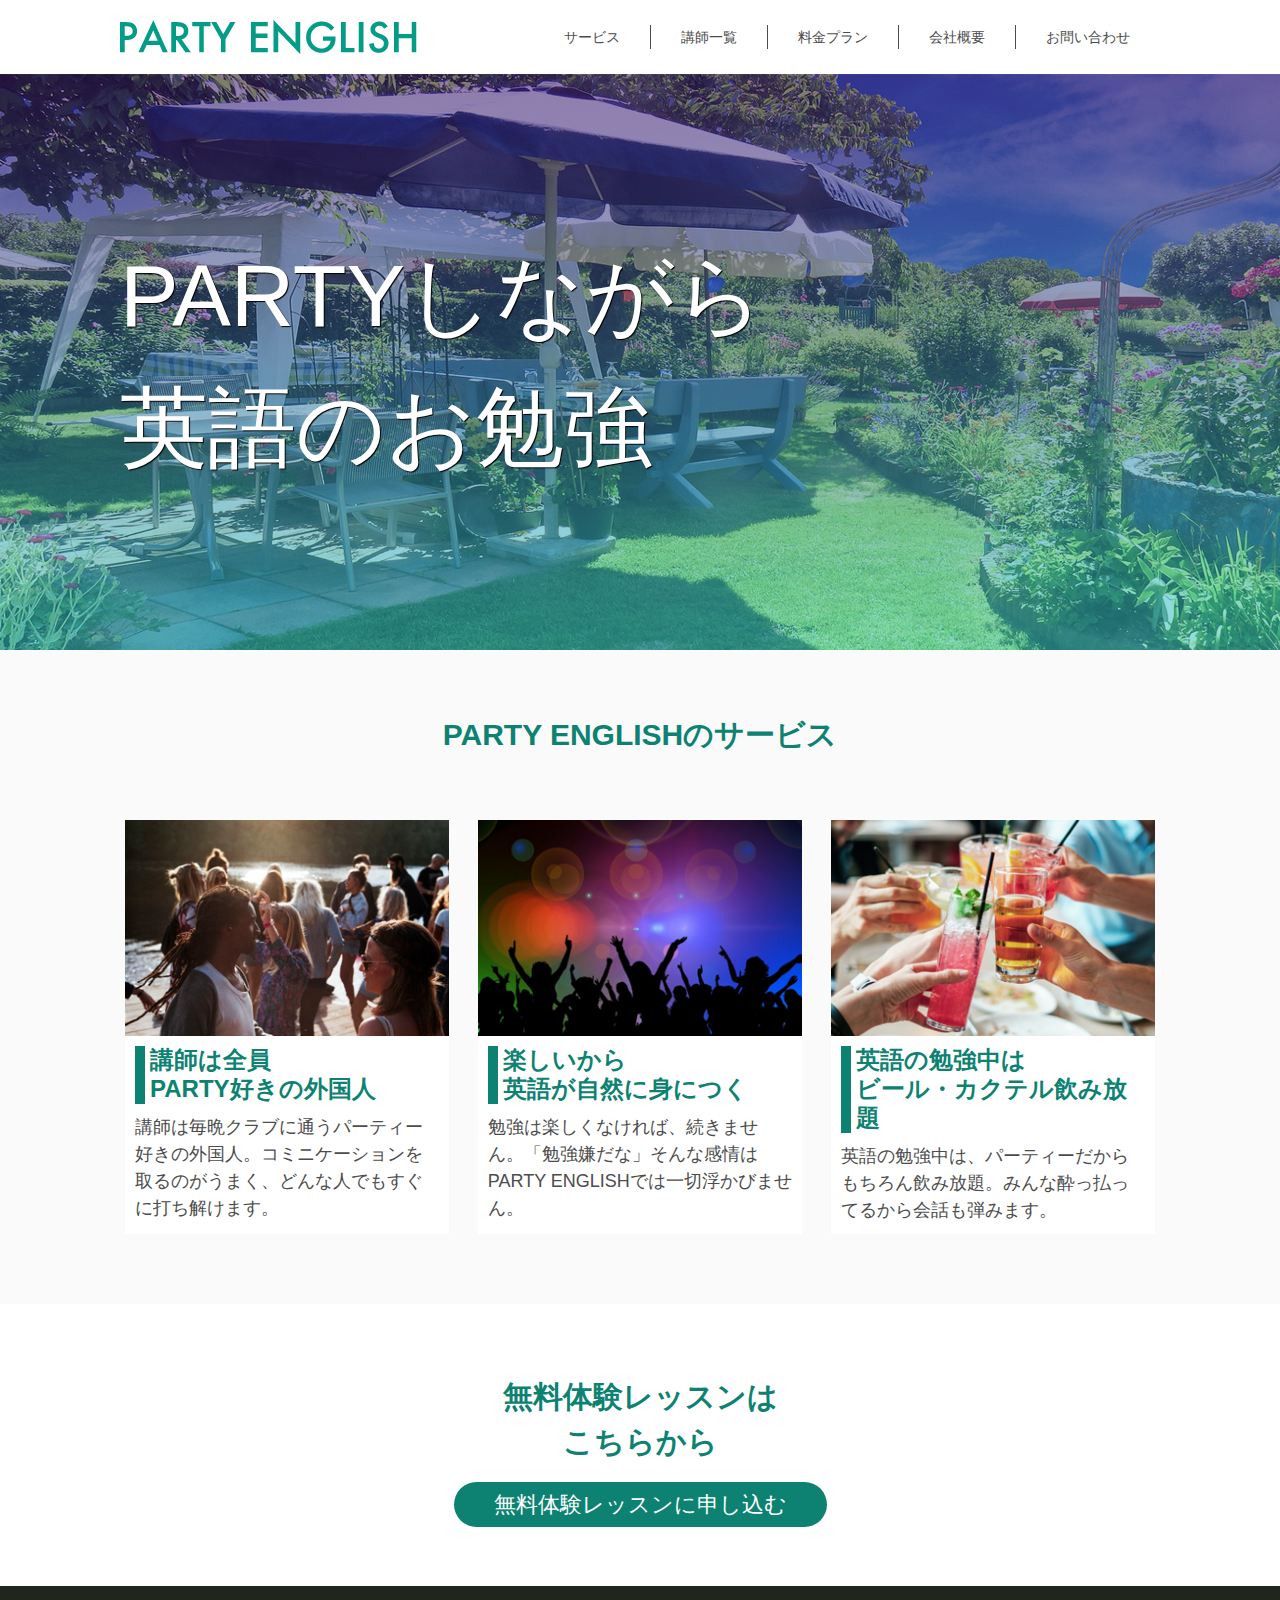
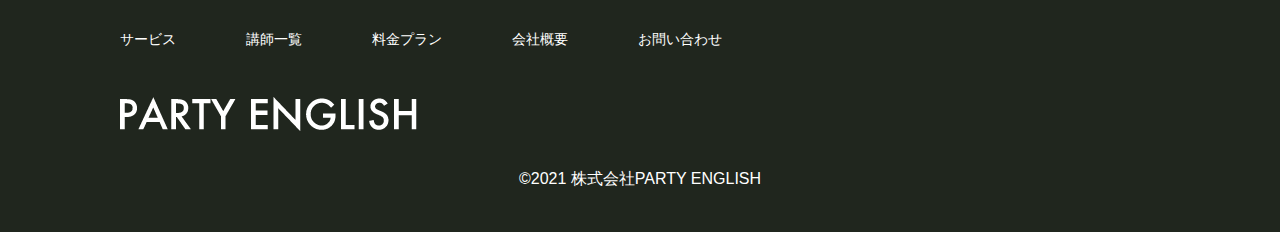
<file: index.html>
<!DOCTYPE html>
<html lang="ja">

<head>
    <meta charset="UTF-8">
    <meta http-equiv="X-UA-Compatible" content="IE=edge">
    <meta name="viewport" content="width=1, initial-scale=1.0">
    <title>Document</title>
    <link rel="stylesheet" href="style.css">
</head>

<body>
    <header>
        <div class="header_wrap">
            <h1>
                <picture>
                    <source srcset="images/sp_PARTY_ENGLISH.png" media="(max-width: 767px)">
                    <img src="images/PARTY_ENGLISH_pc.png" alt="party english株式会社">
                </picture>
            </h1>
            <nav class="header_nav">
                <ul>
                    <li><a href="">サービス</a></li>
                    <li><a href="">講師一覧</a></li>
                    <li><a href="">料金プラン</a></li>
                    <li><a href="">会社概要</a></li>
                    <li><a href="">お問い合わせ</a></li>
                </ul>
            </nav>
            <input type="checkbox" id="menu-btn-check">
            <label for="menu-btn-check" class="menu-btn"><span></span></label>
            <nav class="header_sp_nav">
                <ul>
                    <li><a href="">サービス</a></li>
                    <li><a href="">講師一覧</a></li>
                    <li><a href="">料金プラン</a></li>
                    <li><a href="">会社概要</a></li>
                    <li><a href="">お問い合わせ</a></li>
                </ul>
            </nav>

        </div>
    </header>
    <main>
        <div class="main_visual">
            <p class="main_visual_content">PARTYしながら<br>英語のお勉強</p>
        </div>

        <div class="service">
            <div class="service_wrap">
                <h2 class="service_title">PARTY ENGLISHのサービス</h2>
                <div>
                    <div class="service_dertail">
                        <picture>
                            <source srcset="images/sp_main_1.jpg" media="(max-width: 767px)">
                            <img src="images/main_1.jpg" alt="">
                        </picture>
                        <div class="service_contents_wrap">
                            <h3>講師は全員<br>PARTY好きの外国人</h3>
                            <p>講師は毎晩クラブに通うパーティー好きの外国人。コミニケーションを取るのがうまく、どんな人でもすぐに打ち解けます。</p>
                        </div>
                    </div>
                    <div class="service_dertail">
                        <picture>
                            <source srcset="images/sp_main_2.jpg" media="(max-width: 767px)">
                            <img src="images/main_2.png" alt="">
                        </picture>
                        <div class="service_contents_wrap">
                            <h3>楽しいから<br>英語が自然に身につく</h3>
                            <p>勉強は楽しくなければ、続きません。「勉強嫌だな」そんな感情はPARTY ENGLISHでは一切浮かびません。</p>
                        </div>
                    </div>
                    <div class="service_dertail">
                        <picture>
                            <source srcset="images/sp_main_3.jpg" media="(max-width: 767px)">
                            <img src="images/main_3.png" alt="">
                        </picture>
                        <div class="service_contents_wrap">
                            <h3>英語の勉強中は<br>ビール・カクテル飲み放題</h3>
                            <p>英語の勉強中は、パーティーだからもちろん飲み放題。みんな酔っ払ってるから会話も弾みます。</p>
                        </div>
                    </div>
                </div>
            </div>
        </div>

        <div class="contact">
            <h2>無料体験レッスンは<br>こちらから</h2>
            <p><a href="">無料体験レッスンに申し込む</a></p>
        </div>
    </main>
    <footer>
        <div class="footer_wrap">
            <ul class="footer_nav">
                <li><a href="">サービス</a></li>
                <li><a href="">講師一覧</a></li>
                <li><a href="">料金プラン</a></li>
                <li><a href="">会社概要</a></li>
                <li><a href="">お問い合わせ</a></li>
            </ul>
            <p>
                <picture>
                    <source srcset="images/sp_PARTY_ENGLISH_white.png" media="(max-width: 767px)">
                    <img src="images/PARTY_ENGLISH_pc_white.png" alt="PARTY ENGLISH株式会社">
                </picture>
            </p>
            <p class="copy">&copy;2021 株式会社PARTY ENGLISH</p>
        </div>
    </footer>
</body>

</html>
</file>
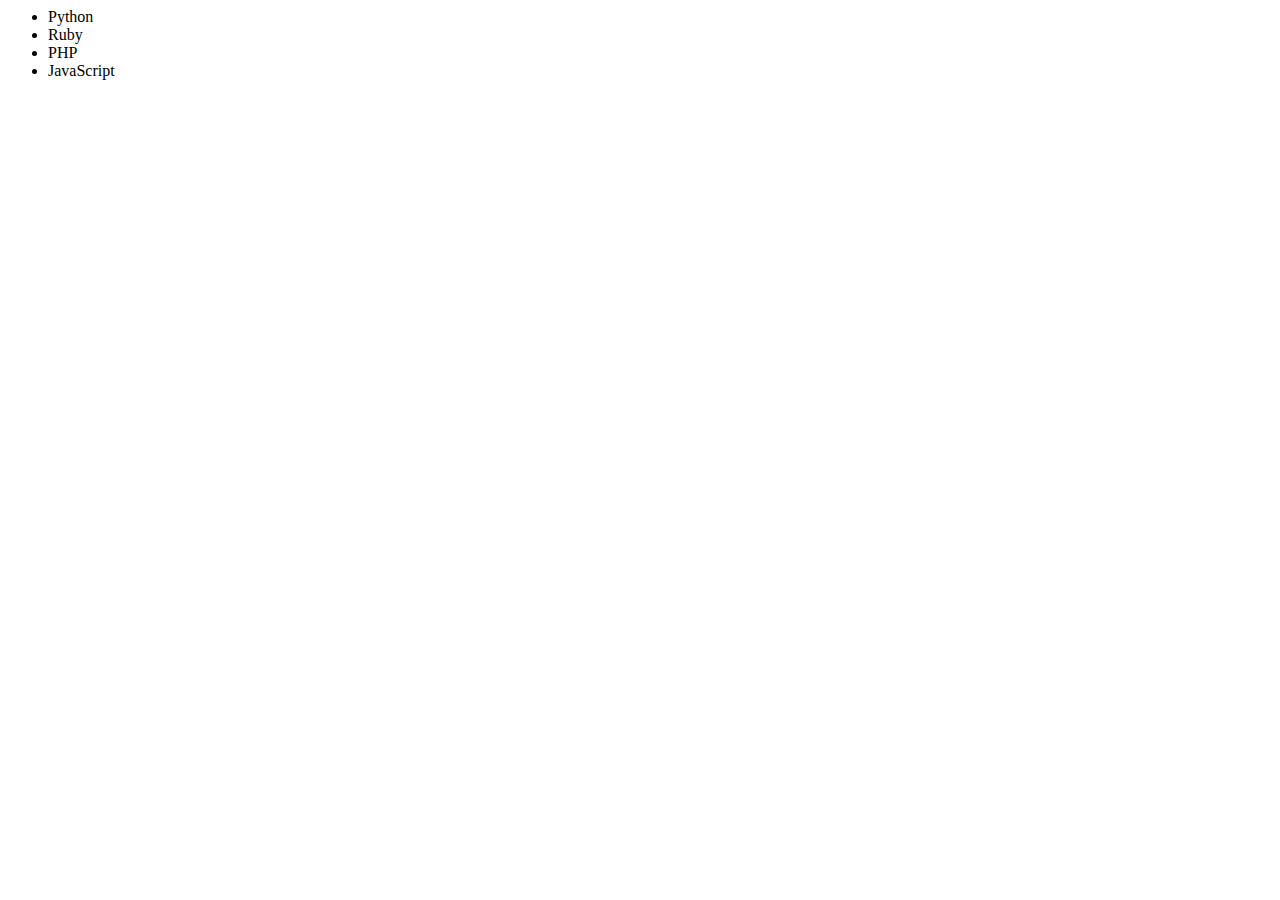
<file: 追加txt.html>
<body>
    <ul>
        <li>Python</li>
        <li>Ruby</li>
        <li>PHP</li>
    </ul>

    <script src="https://ajax.googleapis.com/ajax/libs/jquery/1.12.4/jquery.min.js"></script>
    <script>
        const list = $('<li>', {
            text: 'JavaScript',
            class: 'myclass'
        });
        //<li class="myclass">JavaScript</li>

        // 生成したHTML要素を画面に表示する

        $('ul').append(list);

    </script>
</body>
</file>
<file: style.css>
@charset "utf-8";

/* cssリセット です*/

body,
h1,
h2,
h3,
ul,
li,
p {
    margin: 0;
    margin: 0;
    margin: 0;
    padding: 0;
    line-height: 1;
    color: #4c4c4c;
    font-family: "游ゴシック体", YuGothic, "游ゴシック", "Yu Gothic", "メイリオ",
        "Hiragino Kaku Gothic ProN", "Hiragino Sans", sans-serif;
}

a {
    text-decoration: none;
    color: inherit;
}

ul {
    list-style: none;
}

img {
    max-width: 100%;
    vertical-align: bottom;
    border: none;
}

/* header */

.header_wrap {
    display: flex;
    justify-content: space-between;
    max-width: 1060px;
    margin: 0 auto;
    align-items: center;
    padding: 20px 10px;
    box-sizing: border-box;
}

.header_nav ul {
    display: flex;
}

.header_nav ul li {
    padding: 5px 30px;
    font-size: 14px;
    border-right: 1px solid #4c4c4c;
}

.header_nav ul li:last-child {
    border-right: none;
}

.header_nav ul li a:hover {
    display: block;
    transform: scale(1.05);
    opacity: 0.7;
    transition: 0.3s;
}

/* メインビジュアル */

.main_visual {
    background: url(images/main_bg.jpg) no-repeat center top;
}

.main_visual_content {
    font-size: 88px;
    max-width: 1060px;
    margin: 0 auto;
    padding: 156px 10px;
    box-sizing: border-box;
    color: #fff;
    line-height: 1.5;
    text-shadow: 1px 1px 1px #000;
}

/* サービス */

.service {
    background: #fafafa;
}

.service h2 {
    color: #0d8272;
    font-size: 30px;
    text-align: center;
    margin-bottom: 70px;
}

.service_wrap {
    max-width: 1060px;
    margin: 0 auto;
    padding: 70px 15px;
    box-sizing: border-box;
}

.service_wrap > div {
    display: flex;
    justify-content: space-between;
}

.service_dertail {
    width: 31.5%;
    background: #fff;
}

.service_contents_wrap {
    padding: 10px;
}

.service_dertail h3 {
    color: #0d8272;
    font-size: 24px;
    margin-bottom: 10px;
    border-left: 10px solid #0d8272;
    line-height: 1.2;
    padding-left: 5px;
}

.service_dertail p {
    line-height: 1.5;
    font-size: 18px;
}

/* contact */

.contact {
    padding: 70px 0;
}

.contact h2 {
    color: #0d8272;
    font-size: 30px;
    text-align: center;
    line-height: 1.5;
    margin-bottom: 30px;
}

.contact p {
    font-size: 22px;
    text-align: center;
}

.contact a {
    color: #fff;
    background: #0d8272;
    padding: 10px 40px;
    border-radius: 30px;
}

.contact a:hover {
    opacity: 0.7;
    transition: 0.3s;
}

/* footer */

footer {
    background: #20261e;
    padding: 45px 0;
}

footer .footer_wrap {
    box-sizing: border-box;
    margin: 0 auto;
    max-width: 1060px;
    padding: 0 10px;
}

.footer_nav {
    display: flex;
    margin-bottom: 50px;
}

.footer_nav li {
    margin-right: 70px;
}

.footer_nav li a {
    color: #fff;
    font-size: 14px;
}

.copy {
    color: #fff;
    margin-top: 40px;
    text-align: center;
}

/* スマホメニュー */
.header_sp_nav {
    display: none;
}

.menu-btn {
    display: none;
}

#menu-btn-check {
    display: none;
}

@media screen and (max-width: 767px) {


    /* header  */
    .header_nav {
        display: none;
    }

    .header_wrap h1 img {
        width: 255px;
    }

    /* メインビジュアル */

    .main_visual {
        background: url(images/sp_main_bg.jpg) no-repeat center top/cover;
    }

    .main_visual_content {
        font-size: 40px;
        padding: 120px 10px;
    }

    /* サービス */

    .service_wrap {
        padding: 30px 10px;
    }

    .service h2 {
        font-size: 21px;
        margin-bottom: 30px;
    }

    .service_wrap > div {
        display: block;
    }

    .service_dertail {
        width: 100%;
        margin-bottom: 32px;
    }

    .service_dertail:last-child {
        margin-bottom: 0;
    }

    .service_dertail img {
        width: 100%;
    }

    .service_contents_wrap {
        padding: 10px;
    }

    .service_dertail h3 {
        font-size: 20px;
    }

    .service_dertail p {
        line-height: 1.5;
        font-size: 17px;
    }

    /* contact */
    .contact {
        padding: 30px 0;
    }

    .contact h2 {
        font-size: 20px;
        margin-bottom: 20px;
    }

    .contact p {
        font-size: 18px;
    }

    .contact a {
        padding: 10px 20px;
        display: inline-block;
    }

    /* footer */
    footer {
        padding: 30px 10px;
    }

    .footer_nav {
        display: none;
    }

    .footer_wrap p img {
        width: 255px;
        margin: 0 auto;
        display: block;
    }

    .copy {
        font-size: 12px;
    }


    /*スマホボタン*/

    .menu-btn {
        height: 40px;
        width: 40px;
        border: 1px solid #4c4c4c;
        border-radius: 5px;
        display: block;
        position: relative;
        display: flex;
        align-items: center;
        justify-content: center;
        z-index: 100;
    }

    .menu-btn span {
        height: 2px;
        width: 28px;
        border-radius: 3px;
        background-color: #4c4c4c;
        display: block;
        position: relative;
        transition: 0.1s;
    }

    .menu-btn span:before,
    .menu-btn span:after {
        content: "";
        display: block;
        height: 2px;
        width: 28px;
        border-radius: 3px;
        background-color: #4c4c4c;
        position: absolute;
        transition: 0.1s;
    }

    .menu-btn span:before {
        bottom: 8px;
    }

    .menu-btn span:after {
        top: 8px;
    }

    #menu-btn-check:checked ~ .menu-btn span {
        background-color: rgba(255, 255, 255, 0);
    }

    #menu-btn-check:checked ~ .menu-btn span::before {
        bottom: 0;
        transform: rotate(45deg);
    }

    #menu-btn-check:checked ~ .menu-btn span::after {
        top: 0;
        transform: rotate(-45deg);
    }

    .header_sp_nav {
        position: absolute;
        top: 0;
        left: 0;
        width: 100%;
        height: 100vh;
        background: rgba(255, 255, 255, 0.9);
    }

    .header_sp_nav ul {
        height: 100%;
        display: flex;
        flex-direction: column;
        justify-content: center;

    }

    .header_sp_nav li a {
        display: block;
        text-align: center;
        padding: 20px 0;
        font-size: 20px;
    }

    #menu-btn-check:checked ~ .header_sp_nav {
        display: block;

    }

}
</file>
